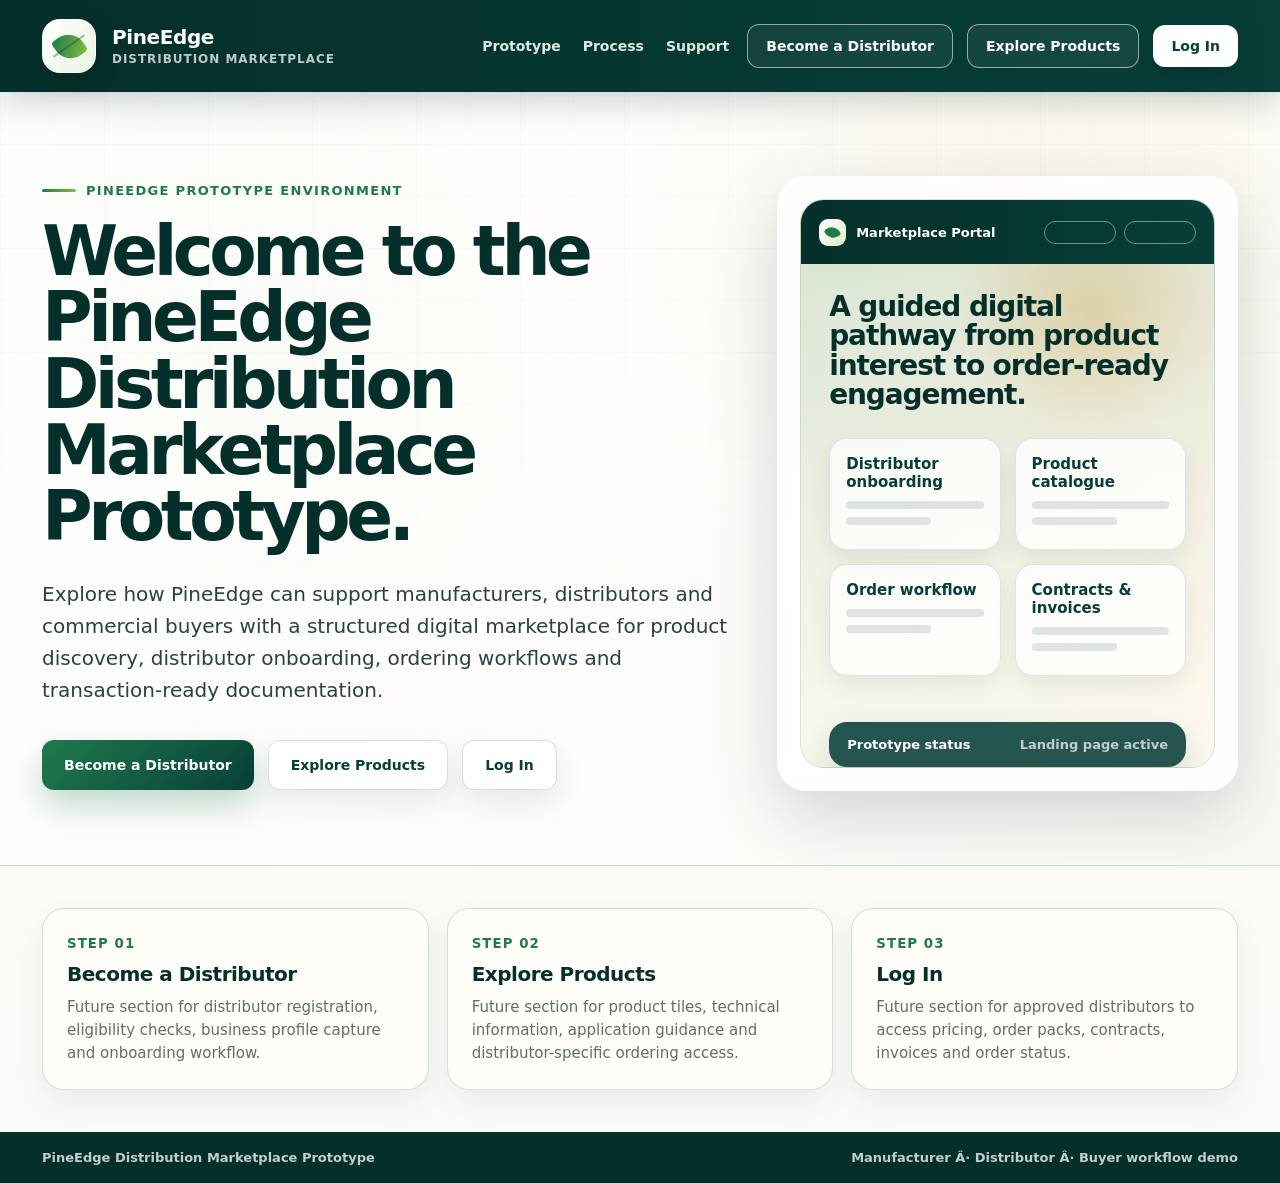
<file: index.html>
﻿<!DOCTYPE html>
<html lang="en">
<head>
  <meta charset="UTF-8" />
  <meta name="viewport" content="width=device-width, initial-scale=1.0" />
  <title>PineEdge Distribution Marketplace Prototype</title>
  <link rel="stylesheet" href="css/styles.css" />
</head>
<body>
  <div class="page">
    <header>
      <div class="brand" aria-label="PineEdge brand">
        <div class="logo-mark" aria-hidden="true"></div>
        <div class="brand-text">
          <strong>PineEdge</strong>
          <span>Distribution Marketplace</span>
        </div>
      </div>

      <nav aria-label="Primary navigation">
        <a class="nav-link" href="#prototype">Prototype</a>
        <a class="nav-link" href="#process">Process</a>
        <a class="nav-link" href="#support">Support</a>
        <a class="btn btn-outline" href="#become-distributor">Become a Distributor</a>
        <a class="btn btn-outline" href="#explore-products">Explore Products</a>
        <a class="btn btn-light" href="#login">Log In</a>
      </nav>
    </header>

    <main>
      <section class="hero" id="prototype">
        <div class="hero-inner">
          <div>
            <div class="eyebrow">PineEdge prototype environment</div>
            <h1>Welcome to the PineEdge Distribution Marketplace Prototype.</h1>
            <p class="hero-copy">
              Explore how PineEdge can support manufacturers, distributors and commercial buyers with a structured digital marketplace for product discovery, distributor onboarding, ordering workflows and transaction-ready documentation.
            </p>
            <div class="hero-actions">
              <a class="btn btn-primary" href="#become-distributor">Become a Distributor</a>
              <a class="btn btn-secondary" href="#explore-products">Explore Products</a>
              <a class="btn btn-secondary" href="#login">Log In</a>
            </div>
          </div>

          <aside class="hero-card" aria-label="Marketplace preview card">
            <div class="marketplace-preview">
              <div class="preview-topbar">
                <div class="preview-logo">
                  <div class="preview-dot"></div>
                  Marketplace Portal
                </div>
                <div class="preview-pills" aria-hidden="true">
                  <div class="preview-pill"></div>
                  <div class="preview-pill"></div>
                </div>
              </div>
              <div class="preview-body">
                <div class="preview-title">A guided digital pathway from product interest to order-ready engagement.</div>
                <div class="preview-grid">
                  <div class="mini-card">
                    <strong>Distributor onboarding</strong>
                    <div class="mini-line"></div>
                    <div class="mini-line short"></div>
                  </div>
                  <div class="mini-card">
                    <strong>Product catalogue</strong>
                    <div class="mini-line"></div>
                    <div class="mini-line short"></div>
                  </div>
                  <div class="mini-card">
                    <strong>Order workflow</strong>
                    <div class="mini-line"></div>
                    <div class="mini-line short"></div>
                  </div>
                  <div class="mini-card">
                    <strong>Contracts & invoices</strong>
                    <div class="mini-line"></div>
                    <div class="mini-line short"></div>
                  </div>
                </div>
              </div>
              <div class="status-strip">
                <div>Prototype status</div>
                <span>Landing page active</span>
              </div>
            </div>
          </aside>
        </div>
      </section>

      <section class="placeholder-section" id="process">
        <div class="placeholder-inner">
          <div class="process-card" id="become-distributor">
            <small>Step 01</small>
            <h3>Become a Distributor</h3>
            <p>Future section for distributor registration, eligibility checks, business profile capture and onboarding workflow.</p>
          </div>
          <div class="process-card" id="explore-products">
            <small>Step 02</small>
            <h3>Explore Products</h3>
            <p>Future section for product tiles, technical information, application guidance and distributor-specific ordering access.</p>
          </div>
          <div class="process-card" id="login">
            <small>Step 03</small>
            <h3>Log In</h3>
            <p>Future section for approved distributors to access pricing, order packs, contracts, invoices and order status.</p>
          </div>
        </div>
      </section>
    </main>

    <footer id="support">
      <div>PineEdge Distribution Marketplace Prototype</div>
      <div>Manufacturer Â· Distributor Â· Buyer workflow demo</div>
    </footer>
  </div>
  <script src="js/app.js"></script>
</body>
</html>
</file>
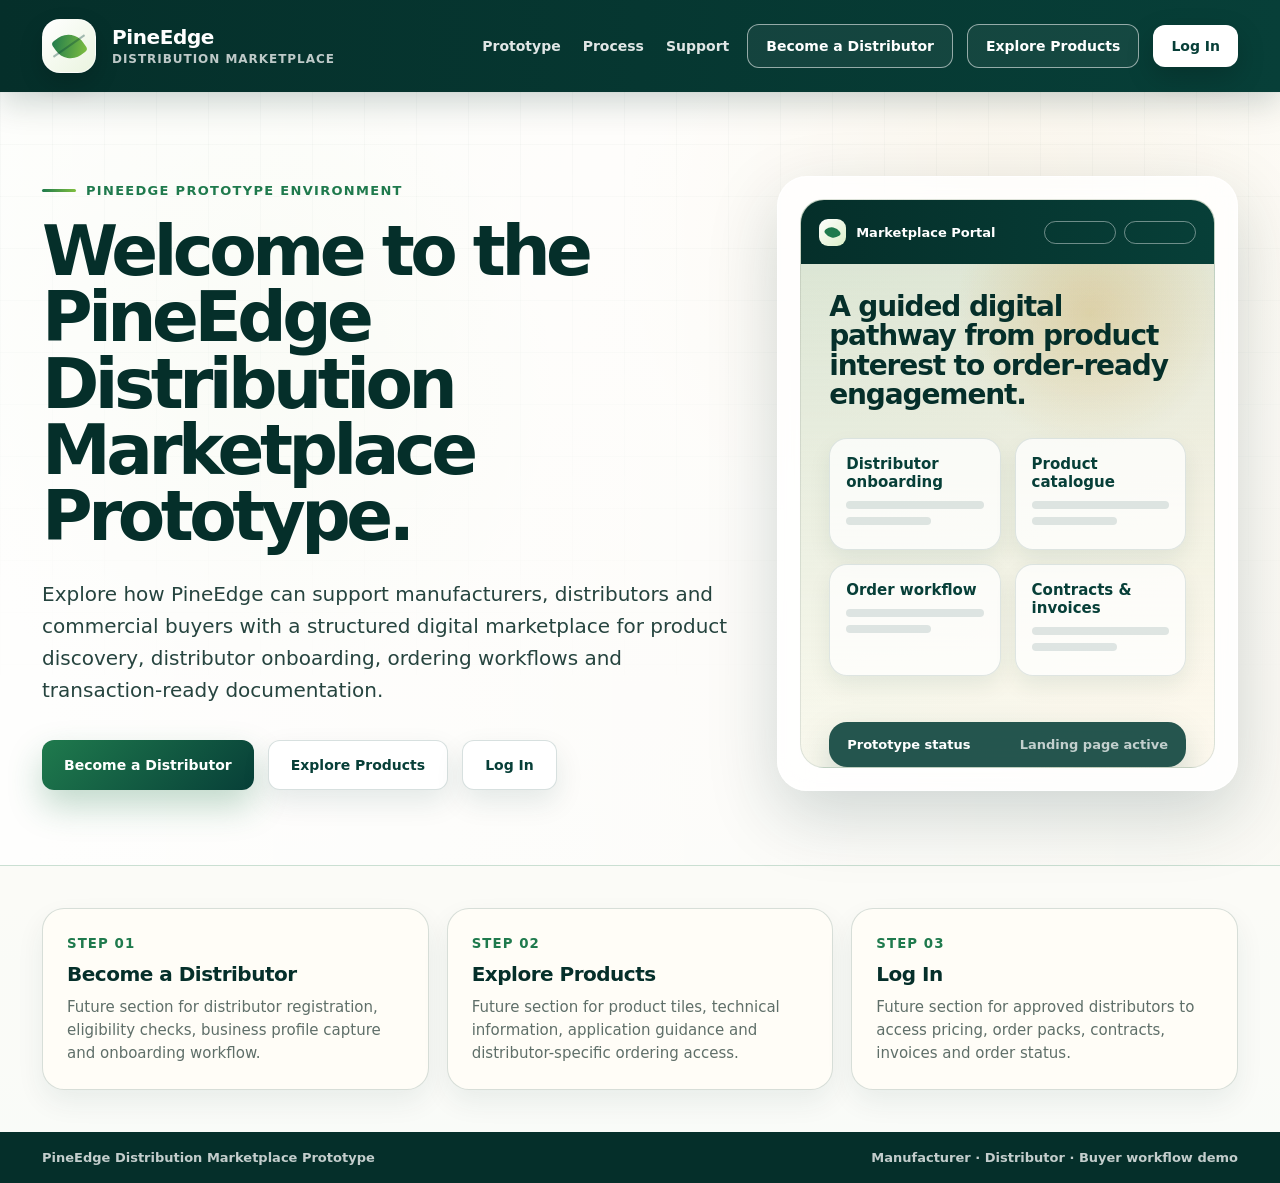
<file: index .html>
<!DOCTYPE html>
<html lang="en">
<head>
  <meta charset="UTF-8" />
  <meta name="viewport" content="width=device-width, initial-scale=1.0" />
  <title>PineEdge Distribution Marketplace Prototype</title>
  <style>
    :root {
      --pine-dark: #073f38;
      --pine-deep: #052f2a;
      --pine-green: #1f7a4d;
      --pine-bright: #7fbf3f;
      --pine-gold: #d9a441;
      --pine-cream: #f7f3e8;
      --pine-paper: #fffdf7;
      --text-dark: #12312d;
      --text-muted: #5f6f69;
      --border-soft: rgba(7, 63, 56, 0.16);
      --shadow-soft: 0 24px 70px rgba(5, 47, 42, 0.18);
    }

    * {
      box-sizing: border-box;
      margin: 0;
      padding: 0;
    }

    body {
      font-family: Inter, ui-sans-serif, system-ui, -apple-system, BlinkMacSystemFont, "Segoe UI", sans-serif;
      color: var(--text-dark);
      background: radial-gradient(circle at top left, rgba(127, 191, 63, 0.18), transparent 34%),
                  linear-gradient(180deg, #fbf8ee 0%, #f7f3e8 58%, #eef4ea 100%);
      min-height: 100vh;
    }

    .page {
      min-height: 100vh;
      display: flex;
      flex-direction: column;
    }

    header {
      height: 92px;
      background: linear-gradient(90deg, var(--pine-deep), var(--pine-dark));
      color: #fff;
      display: flex;
      align-items: center;
      justify-content: space-between;
      padding: 0 42px;
      box-shadow: 0 10px 34px rgba(5, 47, 42, 0.2);
      position: relative;
      z-index: 5;
    }

    .brand {
      display: flex;
      align-items: center;
      gap: 16px;
      min-width: 280px;
    }

    .logo-mark {
      width: 54px;
      height: 54px;
      border-radius: 18px;
      background: linear-gradient(135deg, #ffffff, #eaf4df);
      border: 1px solid rgba(255, 255, 255, 0.55);
      display: grid;
      place-items: center;
      box-shadow: 0 10px 24px rgba(0, 0, 0, 0.16);
      position: relative;
      overflow: hidden;
    }

    .logo-mark::before {
      content: "";
      width: 27px;
      height: 27px;
      border-radius: 4px 18px 4px 18px;
      background: linear-gradient(135deg, var(--pine-green), var(--pine-bright));
      transform: rotate(-35deg);
      position: absolute;
      left: 13px;
      top: 13px;
    }

    .logo-mark::after {
      content: "";
      width: 38px;
      height: 2px;
      background: rgba(7, 63, 56, 0.35);
      transform: rotate(-35deg);
      position: absolute;
    }

    .brand-text strong {
      display: block;
      font-size: 20px;
      letter-spacing: -0.02em;
      line-height: 1.1;
    }

    .brand-text span {
      display: block;
      margin-top: 4px;
      font-size: 12px;
      color: rgba(255, 255, 255, 0.74);
      letter-spacing: 0.08em;
      text-transform: uppercase;
      font-weight: 700;
    }

    nav {
      display: flex;
      align-items: center;
      gap: 14px;
    }

    .nav-link {
      color: rgba(255, 255, 255, 0.88);
      text-decoration: none;
      font-size: 14px;
      font-weight: 700;
      padding: 12px 4px;
    }

    .btn {
      appearance: none;
      border: 0;
      border-radius: 12px;
      padding: 13px 18px;
      font-size: 14px;
      font-weight: 800;
      cursor: pointer;
      transition: transform 0.18s ease, box-shadow 0.18s ease, background 0.18s ease;
      text-decoration: none;
      display: inline-flex;
      align-items: center;
      justify-content: center;
      gap: 8px;
      white-space: nowrap;
    }

    .btn:hover {
      transform: translateY(-1px);
    }

    .btn-outline {
      color: #fff;
      border: 1px solid rgba(255, 255, 255, 0.55);
      background: rgba(255, 255, 255, 0.06);
    }

    .btn-outline:hover {
      background: rgba(255, 255, 255, 0.14);
      box-shadow: 0 10px 26px rgba(0, 0, 0, 0.16);
    }

    .btn-light {
      color: var(--pine-dark);
      background: #fff;
      box-shadow: 0 10px 28px rgba(0, 0, 0, 0.18);
    }

    .btn-light:hover {
      background: #f5f8f1;
    }

    main {
      flex: 1;
      position: relative;
      overflow: hidden;
    }

    .hero {
      position: relative;
      padding: 84px 42px 74px;
      isolation: isolate;
    }

    .hero::before {
      content: "";
      position: absolute;
      inset: 0;
      background:
        linear-gradient(90deg, rgba(255,255,255,0.92) 0%, rgba(255,255,255,0.78) 52%, rgba(255,255,255,0.52) 100%),
        radial-gradient(circle at 18% 38%, rgba(127,191,63,0.22), transparent 28%),
        radial-gradient(circle at 76% 18%, rgba(217,164,65,0.2), transparent 30%);
      z-index: -2;
    }

    .hero::after {
      content: "";
      position: absolute;
      inset: 0;
      background-image:
        linear-gradient(rgba(7,63,56,0.035) 1px, transparent 1px),
        linear-gradient(90deg, rgba(7,63,56,0.035) 1px, transparent 1px);
      background-size: 52px 52px;
      mask-image: linear-gradient(180deg, rgba(0,0,0,0.7), transparent 82%);
      z-index: -1;
    }

    .hero-inner {
      max-width: 1320px;
      margin: 0 auto;
      display: grid;
      grid-template-columns: minmax(0, 1.08fr) minmax(360px, 0.72fr);
      gap: 44px;
      align-items: center;
    }

    .eyebrow {
      display: inline-flex;
      align-items: center;
      gap: 10px;
      color: var(--pine-green);
      font-weight: 900;
      text-transform: uppercase;
      letter-spacing: 0.1em;
      font-size: 13px;
      margin-bottom: 20px;
    }

    .eyebrow::before {
      content: "";
      width: 34px;
      height: 3px;
      background: linear-gradient(90deg, var(--pine-green), var(--pine-bright));
      border-radius: 999px;
    }

    h1 {
      font-size: clamp(44px, 5.4vw, 78px);
      line-height: 0.96;
      letter-spacing: -0.065em;
      color: var(--pine-deep);
      max-width: 920px;
    }

    .hero-copy {
      max-width: 780px;
      font-size: 20px;
      line-height: 1.6;
      color: #26443f;
      margin-top: 28px;
    }

    .hero-actions {
      display: flex;
      flex-wrap: wrap;
      gap: 14px;
      margin-top: 34px;
    }

    .btn-primary {
      background: linear-gradient(135deg, var(--pine-green), var(--pine-dark));
      color: #fff;
      padding: 16px 22px;
      box-shadow: 0 16px 34px rgba(31, 122, 77, 0.28);
    }

    .btn-secondary {
      background: #fff;
      color: var(--pine-dark);
      padding: 16px 22px;
      border: 1px solid var(--border-soft);
      box-shadow: 0 12px 28px rgba(7, 63, 56, 0.1);
    }

    .hero-card {
      background: rgba(255, 255, 255, 0.78);
      border: 1px solid rgba(255, 255, 255, 0.86);
      border-radius: 30px;
      box-shadow: var(--shadow-soft);
      padding: 22px;
      backdrop-filter: blur(16px);
      position: relative;
    }

    .marketplace-preview {
      border-radius: 24px;
      min-height: 420px;
      background:
        linear-gradient(180deg, rgba(5,47,42,0.08), rgba(255,255,255,0.42)),
        radial-gradient(circle at 70% 20%, rgba(217,164,65,0.35), transparent 25%),
        linear-gradient(135deg, #e9f2df, #fff7e4);
      overflow: hidden;
      border: 1px solid rgba(7, 63, 56, 0.12);
      position: relative;
    }

    .preview-topbar {
      height: 64px;
      background: linear-gradient(90deg, var(--pine-deep), var(--pine-dark));
      display: flex;
      align-items: center;
      justify-content: space-between;
      padding: 0 18px;
      color: #fff;
    }

    .preview-logo {
      display: flex;
      align-items: center;
      gap: 10px;
      font-weight: 900;
      font-size: 13px;
    }

    .preview-dot {
      width: 27px;
      height: 27px;
      border-radius: 9px;
      background: linear-gradient(135deg, #fff, #dcefc8);
      position: relative;
    }

    .preview-dot::after {
      content: "";
      width: 13px;
      height: 13px;
      border-radius: 3px 10px 3px 10px;
      background: var(--pine-green);
      transform: rotate(-35deg);
      position: absolute;
      left: 7px;
      top: 7px;
    }

    .preview-pills {
      display: flex;
      gap: 8px;
    }

    .preview-pill {
      width: 72px;
      height: 23px;
      border-radius: 999px;
      border: 1px solid rgba(255,255,255,0.42);
    }

    .preview-body {
      padding: 28px;
    }

    .preview-title {
      font-size: 28px;
      line-height: 1.05;
      letter-spacing: -0.04em;
      color: var(--pine-deep);
      font-weight: 900;
      max-width: 340px;
    }

    .preview-grid {
      margin-top: 28px;
      display: grid;
      grid-template-columns: repeat(2, minmax(0, 1fr));
      gap: 14px;
    }

    .mini-card {
      min-height: 112px;
      border-radius: 18px;
      background: rgba(255,255,255,0.74);
      border: 1px solid rgba(7,63,56,0.12);
      padding: 16px;
      box-shadow: 0 10px 22px rgba(7,63,56,0.08);
    }

    .mini-card strong {
      display: block;
      color: var(--pine-dark);
      font-size: 15px;
      margin-bottom: 10px;
    }

    .mini-line {
      height: 8px;
      border-radius: 999px;
      background: rgba(7,63,56,0.12);
      margin-top: 8px;
    }

    .mini-line.short {
      width: 62%;
    }

    .status-strip {
      margin: 18px 28px 0;
      border-radius: 18px;
      padding: 15px 18px;
      background: rgba(7,63,56,0.88);
      color: #fff;
      display: flex;
      align-items: center;
      justify-content: space-between;
      gap: 14px;
      font-size: 13px;
      font-weight: 800;
      box-shadow: 0 18px 38px rgba(7,63,56,0.22);
    }

    .status-strip span {
      color: rgba(255,255,255,0.72);
      font-weight: 700;
    }

    .placeholder-section {
      border-top: 1px solid rgba(31, 122, 77, 0.22);
      background: rgba(255, 255, 255, 0.66);
      padding: 42px;
    }

    .placeholder-inner {
      max-width: 1320px;
      margin: 0 auto;
      display: grid;
      grid-template-columns: repeat(3, minmax(0, 1fr));
      gap: 18px;
    }

    .process-card {
      border-radius: 22px;
      background: var(--pine-paper);
      border: 1px solid var(--border-soft);
      padding: 24px;
      box-shadow: 0 12px 28px rgba(7, 63, 56, 0.07);
    }

    .process-card small {
      color: var(--pine-green);
      font-weight: 900;
      text-transform: uppercase;
      letter-spacing: 0.08em;
    }

    .process-card h3 {
      margin-top: 10px;
      color: var(--pine-deep);
      font-size: 20px;
      letter-spacing: -0.025em;
    }

    .process-card p {
      margin-top: 10px;
      color: var(--text-muted);
      line-height: 1.55;
      font-size: 15px;
    }

    footer {
      background: var(--pine-deep);
      color: rgba(255, 255, 255, 0.76);
      padding: 18px 42px;
      display: flex;
      align-items: center;
      justify-content: space-between;
      font-size: 13px;
      font-weight: 700;
    }

    @media (max-width: 1100px) {
      header {
        height: auto;
        min-height: 92px;
        align-items: flex-start;
        flex-direction: column;
        gap: 18px;
        padding: 24px;
      }

      nav {
        width: 100%;
        flex-wrap: wrap;
      }

      .hero-inner {
        grid-template-columns: 1fr;
      }

      .hero-card {
        max-width: 640px;
      }

      .placeholder-inner {
        grid-template-columns: 1fr;
      }
    }

    @media (max-width: 680px) {
      .hero,
      .placeholder-section {
        padding: 42px 22px;
      }

      header,
      footer {
        padding-left: 22px;
        padding-right: 22px;
      }

      .brand {
        min-width: 0;
      }

      nav .nav-link {
        display: none;
      }

      .hero-actions,
      nav {
        align-items: stretch;
      }

      .btn,
      .hero-actions .btn {
        width: 100%;
      }

      .marketplace-preview {
        min-height: 360px;
      }

      .preview-grid {
        grid-template-columns: 1fr;
      }

      footer {
        flex-direction: column;
        gap: 8px;
        text-align: center;
      }
    }
  </style>
</head>
<body>
  <div class="page">
    <header>
      <div class="brand" aria-label="PineEdge brand">
        <div class="logo-mark" aria-hidden="true"></div>
        <div class="brand-text">
          <strong>PineEdge</strong>
          <span>Distribution Marketplace</span>
        </div>
      </div>

      <nav aria-label="Primary navigation">
        <a class="nav-link" href="#prototype">Prototype</a>
        <a class="nav-link" href="#process">Process</a>
        <a class="nav-link" href="#support">Support</a>
        <a class="btn btn-outline" href="#become-distributor">Become a Distributor</a>
        <a class="btn btn-outline" href="#explore-products">Explore Products</a>
        <a class="btn btn-light" href="#login">Log In</a>
      </nav>
    </header>

    <main>
      <section class="hero" id="prototype">
        <div class="hero-inner">
          <div>
            <div class="eyebrow">PineEdge prototype environment</div>
            <h1>Welcome to the PineEdge Distribution Marketplace Prototype.</h1>
            <p class="hero-copy">
              Explore how PineEdge can support manufacturers, distributors and commercial buyers with a structured digital marketplace for product discovery, distributor onboarding, ordering workflows and transaction-ready documentation.
            </p>
            <div class="hero-actions">
              <a class="btn btn-primary" href="#become-distributor">Become a Distributor</a>
              <a class="btn btn-secondary" href="#explore-products">Explore Products</a>
              <a class="btn btn-secondary" href="#login">Log In</a>
            </div>
          </div>

          <aside class="hero-card" aria-label="Marketplace preview card">
            <div class="marketplace-preview">
              <div class="preview-topbar">
                <div class="preview-logo">
                  <div class="preview-dot"></div>
                  Marketplace Portal
                </div>
                <div class="preview-pills" aria-hidden="true">
                  <div class="preview-pill"></div>
                  <div class="preview-pill"></div>
                </div>
              </div>
              <div class="preview-body">
                <div class="preview-title">A guided digital pathway from product interest to order-ready engagement.</div>
                <div class="preview-grid">
                  <div class="mini-card">
                    <strong>Distributor onboarding</strong>
                    <div class="mini-line"></div>
                    <div class="mini-line short"></div>
                  </div>
                  <div class="mini-card">
                    <strong>Product catalogue</strong>
                    <div class="mini-line"></div>
                    <div class="mini-line short"></div>
                  </div>
                  <div class="mini-card">
                    <strong>Order workflow</strong>
                    <div class="mini-line"></div>
                    <div class="mini-line short"></div>
                  </div>
                  <div class="mini-card">
                    <strong>Contracts & invoices</strong>
                    <div class="mini-line"></div>
                    <div class="mini-line short"></div>
                  </div>
                </div>
              </div>
              <div class="status-strip">
                <div>Prototype status</div>
                <span>Landing page active</span>
              </div>
            </div>
          </aside>
        </div>
      </section>

      <section class="placeholder-section" id="process">
        <div class="placeholder-inner">
          <div class="process-card" id="become-distributor">
            <small>Step 01</small>
            <h3>Become a Distributor</h3>
            <p>Future section for distributor registration, eligibility checks, business profile capture and onboarding workflow.</p>
          </div>
          <div class="process-card" id="explore-products">
            <small>Step 02</small>
            <h3>Explore Products</h3>
            <p>Future section for product tiles, technical information, application guidance and distributor-specific ordering access.</p>
          </div>
          <div class="process-card" id="login">
            <small>Step 03</small>
            <h3>Log In</h3>
            <p>Future section for approved distributors to access pricing, order packs, contracts, invoices and order status.</p>
          </div>
        </div>
      </section>
    </main>

    <footer id="support">
      <div>PineEdge Distribution Marketplace Prototype</div>
      <div>Manufacturer · Distributor · Buyer workflow demo</div>
    </footer>
  </div>
</body>
</html>
</file>
<file: css/styles.css>
﻿:root {
      --pine-dark: #073f38;
      --pine-deep: #052f2a;
      --pine-green: #1f7a4d;
      --pine-bright: #7fbf3f;
      --pine-gold: #d9a441;
      --pine-cream: #f7f3e8;
      --pine-paper: #fffdf7;
      --text-dark: #12312d;
      --text-muted: #5f6f69;
      --border-soft: rgba(7, 63, 56, 0.16);
      --shadow-soft: 0 24px 70px rgba(5, 47, 42, 0.18);
    }

    * {
      box-sizing: border-box;
      margin: 0;
      padding: 0;
    }

    body {
      font-family: Inter, ui-sans-serif, system-ui, -apple-system, BlinkMacSystemFont, "Segoe UI", sans-serif;
      color: var(--text-dark);
      background: radial-gradient(circle at top left, rgba(127, 191, 63, 0.18), transparent 34%),
                  linear-gradient(180deg, #fbf8ee 0%, #f7f3e8 58%, #eef4ea 100%);
      min-height: 100vh;
    }

    .page {
      min-height: 100vh;
      display: flex;
      flex-direction: column;
    }

    header {
      height: 92px;
      background: linear-gradient(90deg, var(--pine-deep), var(--pine-dark));
      color: #fff;
      display: flex;
      align-items: center;
      justify-content: space-between;
      padding: 0 42px;
      box-shadow: 0 10px 34px rgba(5, 47, 42, 0.2);
      position: relative;
      z-index: 5;
    }

    .brand {
      display: flex;
      align-items: center;
      gap: 16px;
      min-width: 280px;
    }

    .logo-mark {
      width: 54px;
      height: 54px;
      border-radius: 18px;
      background: linear-gradient(135deg, #ffffff, #eaf4df);
      border: 1px solid rgba(255, 255, 255, 0.55);
      display: grid;
      place-items: center;
      box-shadow: 0 10px 24px rgba(0, 0, 0, 0.16);
      position: relative;
      overflow: hidden;
    }

    .logo-mark::before {
      content: "";
      width: 27px;
      height: 27px;
      border-radius: 4px 18px 4px 18px;
      background: linear-gradient(135deg, var(--pine-green), var(--pine-bright));
      transform: rotate(-35deg);
      position: absolute;
      left: 13px;
      top: 13px;
    }

    .logo-mark::after {
      content: "";
      width: 38px;
      height: 2px;
      background: rgba(7, 63, 56, 0.35);
      transform: rotate(-35deg);
      position: absolute;
    }

    .brand-text strong {
      display: block;
      font-size: 20px;
      letter-spacing: -0.02em;
      line-height: 1.1;
    }

    .brand-text span {
      display: block;
      margin-top: 4px;
      font-size: 12px;
      color: rgba(255, 255, 255, 0.74);
      letter-spacing: 0.08em;
      text-transform: uppercase;
      font-weight: 700;
    }

    nav {
      display: flex;
      align-items: center;
      gap: 14px;
    }

    .nav-link {
      color: rgba(255, 255, 255, 0.88);
      text-decoration: none;
      font-size: 14px;
      font-weight: 700;
      padding: 12px 4px;
    }

    .btn {
      appearance: none;
      border: 0;
      border-radius: 12px;
      padding: 13px 18px;
      font-size: 14px;
      font-weight: 800;
      cursor: pointer;
      transition: transform 0.18s ease, box-shadow 0.18s ease, background 0.18s ease;
      text-decoration: none;
      display: inline-flex;
      align-items: center;
      justify-content: center;
      gap: 8px;
      white-space: nowrap;
    }

    .btn:hover {
      transform: translateY(-1px);
    }

    .btn-outline {
      color: #fff;
      border: 1px solid rgba(255, 255, 255, 0.55);
      background: rgba(255, 255, 255, 0.06);
    }

    .btn-outline:hover {
      background: rgba(255, 255, 255, 0.14);
      box-shadow: 0 10px 26px rgba(0, 0, 0, 0.16);
    }

    .btn-light {
      color: var(--pine-dark);
      background: #fff;
      box-shadow: 0 10px 28px rgba(0, 0, 0, 0.18);
    }

    .btn-light:hover {
      background: #f5f8f1;
    }

    main {
      flex: 1;
      position: relative;
      overflow: hidden;
    }

    .hero {
      position: relative;
      padding: 84px 42px 74px;
      isolation: isolate;
    }

    .hero::before {
      content: "";
      position: absolute;
      inset: 0;
      background:
        linear-gradient(90deg, rgba(255,255,255,0.92) 0%, rgba(255,255,255,0.78) 52%, rgba(255,255,255,0.52) 100%),
        radial-gradient(circle at 18% 38%, rgba(127,191,63,0.22), transparent 28%),
        radial-gradient(circle at 76% 18%, rgba(217,164,65,0.2), transparent 30%);
      z-index: -2;
    }

    .hero::after {
      content: "";
      position: absolute;
      inset: 0;
      background-image:
        linear-gradient(rgba(7,63,56,0.035) 1px, transparent 1px),
        linear-gradient(90deg, rgba(7,63,56,0.035) 1px, transparent 1px);
      background-size: 52px 52px;
      mask-image: linear-gradient(180deg, rgba(0,0,0,0.7), transparent 82%);
      z-index: -1;
    }

    .hero-inner {
      max-width: 1320px;
      margin: 0 auto;
      display: grid;
      grid-template-columns: minmax(0, 1.08fr) minmax(360px, 0.72fr);
      gap: 44px;
      align-items: center;
    }

    .eyebrow {
      display: inline-flex;
      align-items: center;
      gap: 10px;
      color: var(--pine-green);
      font-weight: 900;
      text-transform: uppercase;
      letter-spacing: 0.1em;
      font-size: 13px;
      margin-bottom: 20px;
    }

    .eyebrow::before {
      content: "";
      width: 34px;
      height: 3px;
      background: linear-gradient(90deg, var(--pine-green), var(--pine-bright));
      border-radius: 999px;
    }

    h1 {
      font-size: clamp(44px, 5.4vw, 78px);
      line-height: 0.96;
      letter-spacing: -0.065em;
      color: var(--pine-deep);
      max-width: 920px;
    }

    .hero-copy {
      max-width: 780px;
      font-size: 20px;
      line-height: 1.6;
      color: #26443f;
      margin-top: 28px;
    }

    .hero-actions {
      display: flex;
      flex-wrap: wrap;
      gap: 14px;
      margin-top: 34px;
    }

    .btn-primary {
      background: linear-gradient(135deg, var(--pine-green), var(--pine-dark));
      color: #fff;
      padding: 16px 22px;
      box-shadow: 0 16px 34px rgba(31, 122, 77, 0.28);
    }

    .btn-secondary {
      background: #fff;
      color: var(--pine-dark);
      padding: 16px 22px;
      border: 1px solid var(--border-soft);
      box-shadow: 0 12px 28px rgba(7, 63, 56, 0.1);
    }

    .hero-card {
      background: rgba(255, 255, 255, 0.78);
      border: 1px solid rgba(255, 255, 255, 0.86);
      border-radius: 30px;
      box-shadow: var(--shadow-soft);
      padding: 22px;
      backdrop-filter: blur(16px);
      position: relative;
    }

    .marketplace-preview {
      border-radius: 24px;
      min-height: 420px;
      background:
        linear-gradient(180deg, rgba(5,47,42,0.08), rgba(255,255,255,0.42)),
        radial-gradient(circle at 70% 20%, rgba(217,164,65,0.35), transparent 25%),
        linear-gradient(135deg, #e9f2df, #fff7e4);
      overflow: hidden;
      border: 1px solid rgba(7, 63, 56, 0.12);
      position: relative;
    }

    .preview-topbar {
      height: 64px;
      background: linear-gradient(90deg, var(--pine-deep), var(--pine-dark));
      display: flex;
      align-items: center;
      justify-content: space-between;
      padding: 0 18px;
      color: #fff;
    }

    .preview-logo {
      display: flex;
      align-items: center;
      gap: 10px;
      font-weight: 900;
      font-size: 13px;
    }

    .preview-dot {
      width: 27px;
      height: 27px;
      border-radius: 9px;
      background: linear-gradient(135deg, #fff, #dcefc8);
      position: relative;
    }

    .preview-dot::after {
      content: "";
      width: 13px;
      height: 13px;
      border-radius: 3px 10px 3px 10px;
      background: var(--pine-green);
      transform: rotate(-35deg);
      position: absolute;
      left: 7px;
      top: 7px;
    }

    .preview-pills {
      display: flex;
      gap: 8px;
    }

    .preview-pill {
      width: 72px;
      height: 23px;
      border-radius: 999px;
      border: 1px solid rgba(255,255,255,0.42);
    }

    .preview-body {
      padding: 28px;
    }

    .preview-title {
      font-size: 28px;
      line-height: 1.05;
      letter-spacing: -0.04em;
      color: var(--pine-deep);
      font-weight: 900;
      max-width: 340px;
    }

    .preview-grid {
      margin-top: 28px;
      display: grid;
      grid-template-columns: repeat(2, minmax(0, 1fr));
      gap: 14px;
    }

    .mini-card {
      min-height: 112px;
      border-radius: 18px;
      background: rgba(255,255,255,0.74);
      border: 1px solid rgba(7,63,56,0.12);
      padding: 16px;
      box-shadow: 0 10px 22px rgba(7,63,56,0.08);
    }

    .mini-card strong {
      display: block;
      color: var(--pine-dark);
      font-size: 15px;
      margin-bottom: 10px;
    }

    .mini-line {
      height: 8px;
      border-radius: 999px;
      background: rgba(7,63,56,0.12);
      margin-top: 8px;
    }

    .mini-line.short {
      width: 62%;
    }

    .status-strip {
      margin: 18px 28px 0;
      border-radius: 18px;
      padding: 15px 18px;
      background: rgba(7,63,56,0.88);
      color: #fff;
      display: flex;
      align-items: center;
      justify-content: space-between;
      gap: 14px;
      font-size: 13px;
      font-weight: 800;
      box-shadow: 0 18px 38px rgba(7,63,56,0.22);
    }

    .status-strip span {
      color: rgba(255,255,255,0.72);
      font-weight: 700;
    }

    .placeholder-section {
      border-top: 1px solid rgba(31, 122, 77, 0.22);
      background: rgba(255, 255, 255, 0.66);
      padding: 42px;
    }

    .placeholder-inner {
      max-width: 1320px;
      margin: 0 auto;
      display: grid;
      grid-template-columns: repeat(3, minmax(0, 1fr));
      gap: 18px;
    }

    .process-card {
      border-radius: 22px;
      background: var(--pine-paper);
      border: 1px solid var(--border-soft);
      padding: 24px;
      box-shadow: 0 12px 28px rgba(7, 63, 56, 0.07);
    }

    .process-card small {
      color: var(--pine-green);
      font-weight: 900;
      text-transform: uppercase;
      letter-spacing: 0.08em;
    }

    .process-card h3 {
      margin-top: 10px;
      color: var(--pine-deep);
      font-size: 20px;
      letter-spacing: -0.025em;
    }

    .process-card p {
      margin-top: 10px;
      color: var(--text-muted);
      line-height: 1.55;
      font-size: 15px;
    }

    footer {
      background: var(--pine-deep);
      color: rgba(255, 255, 255, 0.76);
      padding: 18px 42px;
      display: flex;
      align-items: center;
      justify-content: space-between;
      font-size: 13px;
      font-weight: 700;
    }

    @media (max-width: 1100px) {
      header {
        height: auto;
        min-height: 92px;
        align-items: flex-start;
        flex-direction: column;
        gap: 18px;
        padding: 24px;
      }

      nav {
        width: 100%;
        flex-wrap: wrap;
      }

      .hero-inner {
        grid-template-columns: 1fr;
      }

      .hero-card {
        max-width: 640px;
      }

      .placeholder-inner {
        grid-template-columns: 1fr;
      }
    }

    @media (max-width: 680px) {
      .hero,
      .placeholder-section {
        padding: 42px 22px;
      }

      header,
      footer {
        padding-left: 22px;
        padding-right: 22px;
      }

      .brand {
        min-width: 0;
      }

      nav .nav-link {
        display: none;
      }

      .hero-actions,
      nav {
        align-items: stretch;
      }

      .btn,
      .hero-actions .btn {
        width: 100%;
      }

      .marketplace-preview {
        min-height: 360px;
      }

      .preview-grid {
        grid-template-columns: 1fr;
      }

      footer {
        flex-direction: column;
        gap: 8px;
        text-align: center;
      }
    }
</file>
